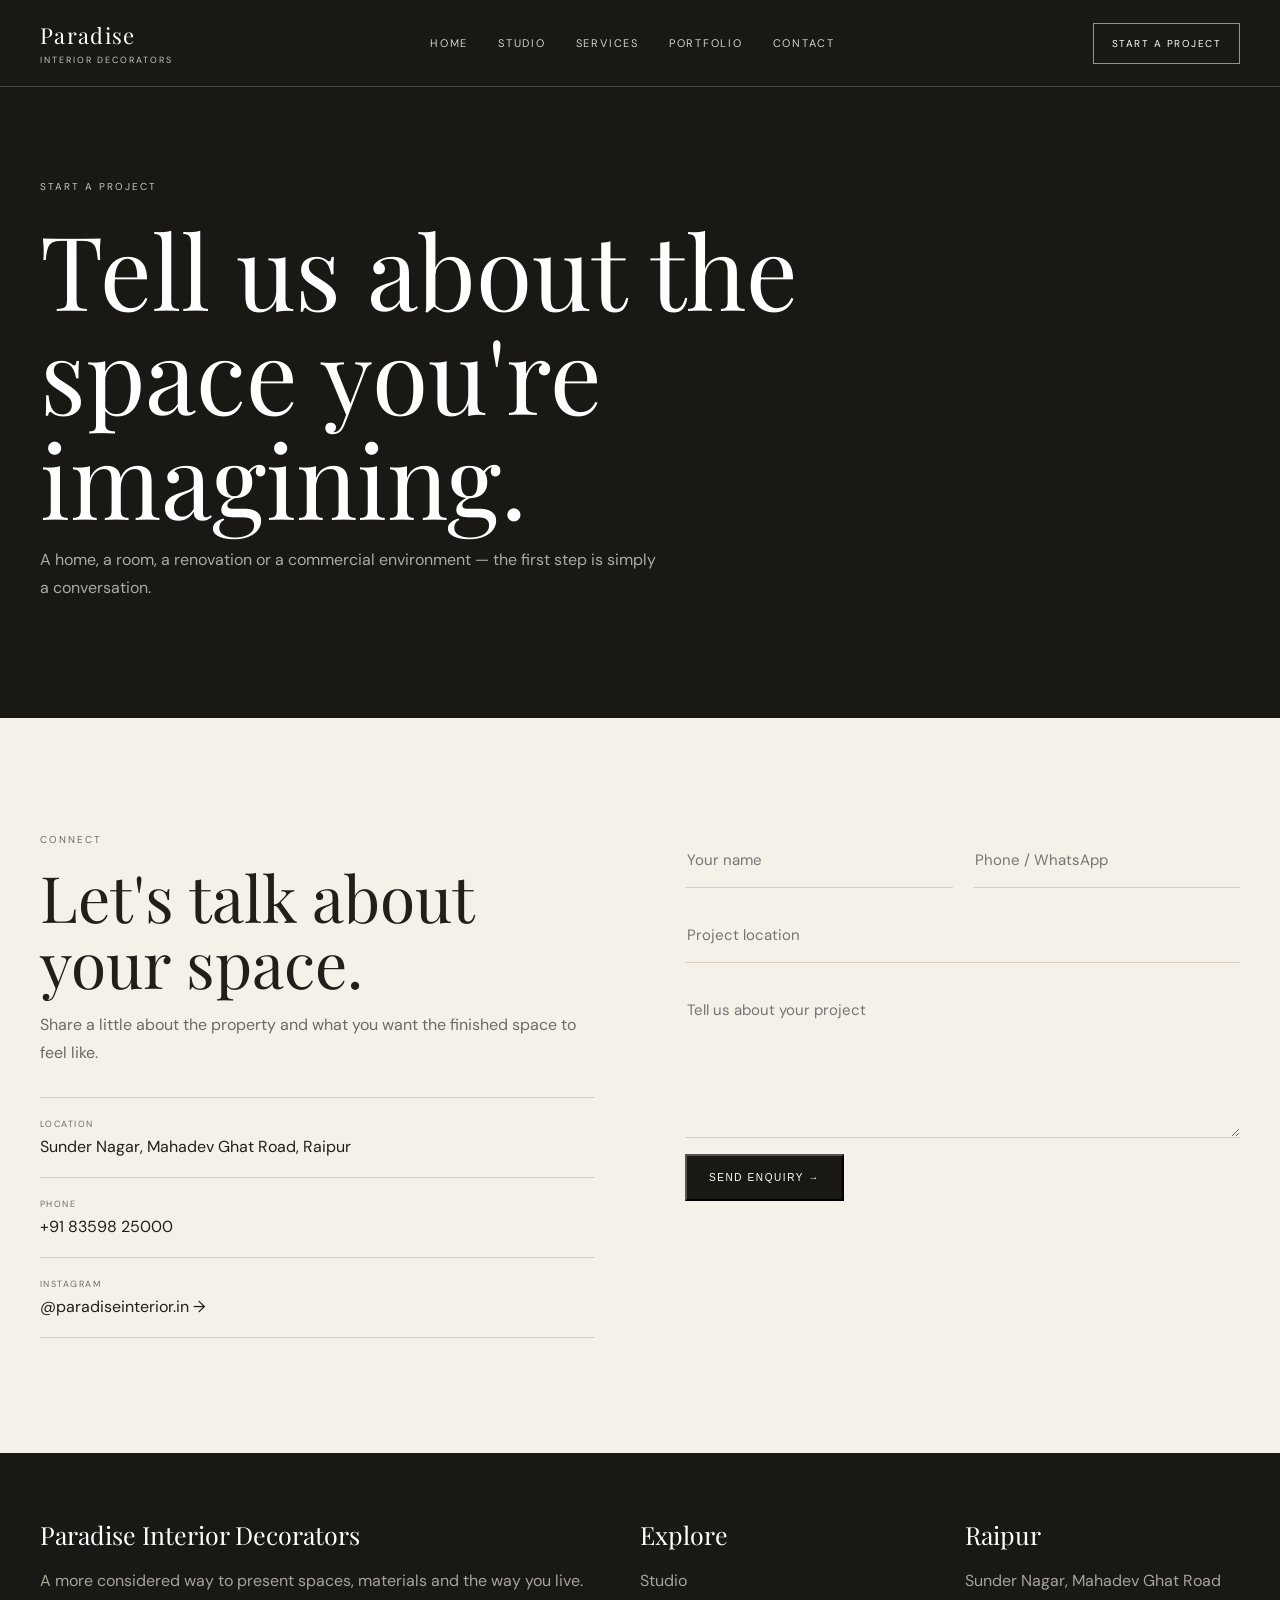
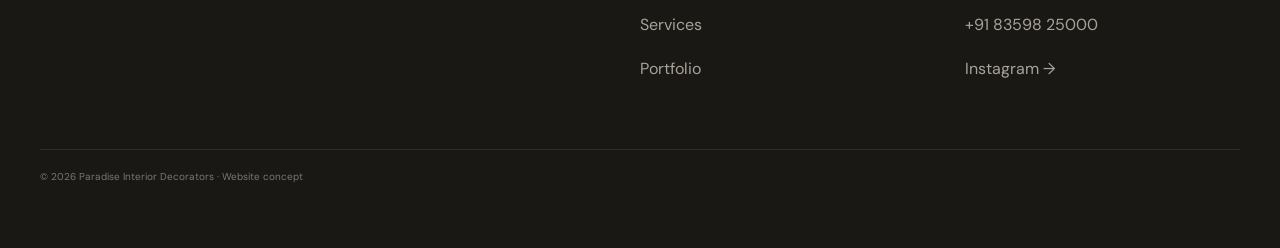
<file: contact.html>
<!doctype html><html lang="en"><head><meta charset="utf-8"><meta name="viewport" content="width=device-width,initial-scale=1"><title>Contact | Paradise Interior Decorators</title><meta name="description" content="Paradise Interior Decorators — premium residential and commercial interiors in Raipur."><link rel="stylesheet" href="styles.css"></head><body><header class="top"><div class="wrap nav"><a class="brand" href="index.html">Paradise<small>Interior Decorators</small></a><nav class="links"><a href="index.html">Home</a><a href="studio.html">Studio</a><a href="services.html">Services</a><a href="portfolio.html">Portfolio</a><a href="contact.html">Contact</a></nav><a class="outline" href="contact.html">Start a project</a></div></header><main><section class="pagehero"><div class="wrap"><div class="eyebrow">Start a project</div><h1>Tell us about the space you're imagining.</h1><p>A home, a room, a renovation or a commercial environment — the first step is simply a conversation.</p></div></section><section><div class="wrap contact"><div><div class="kicker">Connect</div><h2 class="section-title">Let's talk about your space.</h2><p>Share a little about the property and what you want the finished space to feel like.</p><div class="contact-list"><div class="contact-item"><small>Location</small>Sunder Nagar, Mahadev Ghat Road, Raipur</div><div class="contact-item"><small>Phone</small><a href="tel:+918359825000">+91 83598 25000</a></div><div class="contact-item"><small>Instagram</small><a href="https://www.instagram.com/paradiseinterior.in/" target="_blank" rel="noopener">@paradiseinterior.in →</a></div></div></div><form onsubmit="event.preventDefault();alert('Thanks — we will get back to you shortly.');"><div class="form"><input class="field" placeholder="Your name" required><input class="field" placeholder="Phone / WhatsApp" required><input class="field full" placeholder="Project location"><textarea class="field full" rows="6" placeholder="Tell us about your project"></textarea></div><button class="button" type="submit">Send enquiry →</button></form></div></section></main><footer class="footer"><div class="wrap footgrid"><div><div class="footbrand">Paradise Interior Decorators</div><p>A more considered way to present spaces, materials and the way you live.</p></div><div><div class="footbrand">Explore</div><p><a href="studio.html">Studio</a></p><p><a href="services.html">Services</a></p><p><a href="portfolio.html">Portfolio</a></p></div><div><div class="footbrand">Raipur</div><p>Sunder Nagar, Mahadev Ghat Road</p><p><a href="tel:+918359825000">+91 83598 25000</a></p><p><a href="https://www.instagram.com/paradiseinterior.in/" target="_blank" rel="noopener">Instagram →</a></p></div></div><div class="wrap copyright">© 2026 Paradise Interior Decorators · Website concept</div></footer></body></html>
</file>
<file: styles.css>
@import url("https://fonts.googleapis.com/css2?family=DM+Sans:wght@400;500&family=Playfair+Display:wght@400;500&display=swap");:root{--ink:#211f1a;--muted:#6f6a61;--paper:#f5f1e9;--warm:#ded1bd;--dark:#191814;--line:#d9d0c3;--gold:#a17c54}*{box-sizing:border-box}html{scroll-behavior:smooth}body{margin:0;background:var(--paper);color:var(--ink);font-family:"DM Sans",Arial,sans-serif}a{color:inherit;text-decoration:none}h1,h2,h3{font-family:"Playfair Display",Georgia,serif;font-weight:400;line-height:1.02;margin:0}p{line-height:1.75;color:var(--muted)}.wrap{width:min(1200px,calc(100% - 48px));margin:auto}.top{position:absolute;z-index:5;left:0;right:0;color:white;border-bottom:1px solid #ffffff30}.nav{height:86px;display:flex;align-items:center;justify-content:space-between}.brand{font:22px "Playfair Display",serif;letter-spacing:.06em}.brand small{display:block;font:9px "DM Sans";letter-spacing:.22em;text-transform:uppercase;opacity:.75;margin-top:4px}.links{display:flex;gap:30px;font-size:11px;text-transform:uppercase;letter-spacing:.16em}.links a{opacity:.8}.links a:hover{opacity:1}.outline{border:1px solid #ffffff88;padding:13px 18px;font-size:10px;letter-spacing:.15em;text-transform:uppercase}.hero{min-height:800px;background:linear-gradient(90deg,#111b 0%,#1114 65%),url("https://ssqananta.com/assets/hero_section_image-DXx7BlvU.webp") center/cover;display:flex;align-items:end;color:white}.hero-copy{padding:160px 0 92px}.eyebrow{font-size:10px;text-transform:uppercase;letter-spacing:.2em;margin-bottom:24px;opacity:.75}.hero h1{font-size:clamp(58px,8vw,108px);max-width:900px}.hero p{color:#ffffffbd;max-width:560px;font-size:17px}.button{display:inline-block;background:var(--dark);color:white;padding:16px 22px;font-size:10px;letter-spacing:.16em;text-transform:uppercase;margin-top:16px}.button.light{background:white;color:var(--ink)}section{padding:115px 0}.intro{display:grid;grid-template-columns:1fr .9fr;gap:100px}.kicker{font-size:10px;letter-spacing:.2em;text-transform:uppercase;color:var(--muted);margin-bottom:18px}.intro h2,.section-title{font-size:clamp(45px,5vw,72px);max-width:760px}.intro p{font-size:18px}.numbers{border-top:1px solid var(--line);margin-top:25px}.num{display:flex;justify-content:space-between;padding:21px 0;border-bottom:1px solid var(--line);font-size:11px;text-transform:uppercase;letter-spacing:.13em}.num b{font:38px "Playfair Display"}.visual{padding-top:0}.gallery{display:grid;grid-template-columns:1.15fr .85fr;gap:18px}.shot{position:relative;overflow:hidden}.shot img{width:100%;height:100%;object-fit:cover;display:block;transition:transform .6s}.shot:hover img{transform:scale(1.03)}.large{height:650px}.small{height:315px;margin-bottom:18px}.caption{position:absolute;left:20px;bottom:18px;color:white;text-transform:uppercase;letter-spacing:.14em;font-size:10px;text-shadow:0 2px 10px #0008}.dark{background:var(--dark);color:white}.dark p{color:#aaa49b}.servicegrid{display:grid;grid-template-columns:repeat(4,1fr);margin-top:55px;border-top:1px solid #ffffff22}.service{padding:30px 25px 20px 0;border-right:1px solid #ffffff22;min-height:240px}.service:not(:first-child){padding-left:25px}.service:last-child{border:0}.service h3{font-size:28px;margin:30px 0 12px}.service span{font-size:11px;color:#b8956c}.process{display:grid;grid-template-columns:.8fr 1.2fr;gap:90px}.steps{border-top:1px solid var(--line)}.step{display:grid;grid-template-columns:50px 1fr;gap:20px;padding:28px 0;border-bottom:1px solid var(--line)}.step strong{font:16px "Playfair Display"}.step h3{font-size:27px;margin-bottom:8px}.step p{margin:0}.quote{background:var(--warm)}blockquote{font:clamp(38px,5.5vw,76px) "Playfair Display";max-width:1000px;margin:0}cite{display:block;margin-top:30px;font-size:10px;letter-spacing:.16em;text-transform:uppercase;color:var(--muted)}.cta{background:#cdbca6}.cta-flex{display:flex;justify-content:space-between;align-items:end;gap:60px}.cta h2{font-size:clamp(48px,6vw,84px);max-width:760px}.cta p{max-width:420px}.footer{background:var(--dark);color:white;padding:65px 0}.footgrid{display:grid;grid-template-columns:2fr 1fr 1fr;gap:50px}.footer p,.footer a{color:#a8a39a}.footbrand{font:25px "Playfair Display"}.copyright{border-top:1px solid #ffffff18;margin-top:50px;padding-top:20px;font-size:10px;color:#777}.pagehero{background:var(--dark);color:white;padding:180px 0 100px}.pagehero h1{font-size:clamp(58px,8vw,105px);max-width:950px}.pagehero p{max-width:620px;color:#aaa}.contact{display:grid;grid-template-columns:1fr 1fr;gap:90px}.form{display:grid;grid-template-columns:1fr 1fr;gap:20px}.field{border:0;border-bottom:1px solid var(--line);background:transparent;padding:17px 2px;font:15px "DM Sans";outline:0}.full{grid-column:1/-1}.contact-list{border-top:1px solid var(--line);margin-top:30px}.contact-item{padding:20px 0;border-bottom:1px solid var(--line)}.contact-item small{display:block;font-size:9px;letter-spacing:.16em;text-transform:uppercase;color:var(--muted);margin-bottom:6px}@media(max-width:800px){.links{display:none}.wrap{width:min(100% - 32px,1200px)}.hero{min-height:720px}.intro,.process,.contact{grid-template-columns:1fr;gap:45px}.gallery{grid-template-columns:1fr}.large{height:480px}.small{height:300px}.servicegrid{grid-template-columns:1fr 1fr}.service:nth-child(2){border-right:0}.service:nth-child(n+3){border-top:1px solid #ffffff22}.cta-flex{display:block}.footgrid{grid-template-columns:1fr}.form{grid-template-columns:1fr}.full{grid-column:auto}section{padding:80px 0}}
</file>
